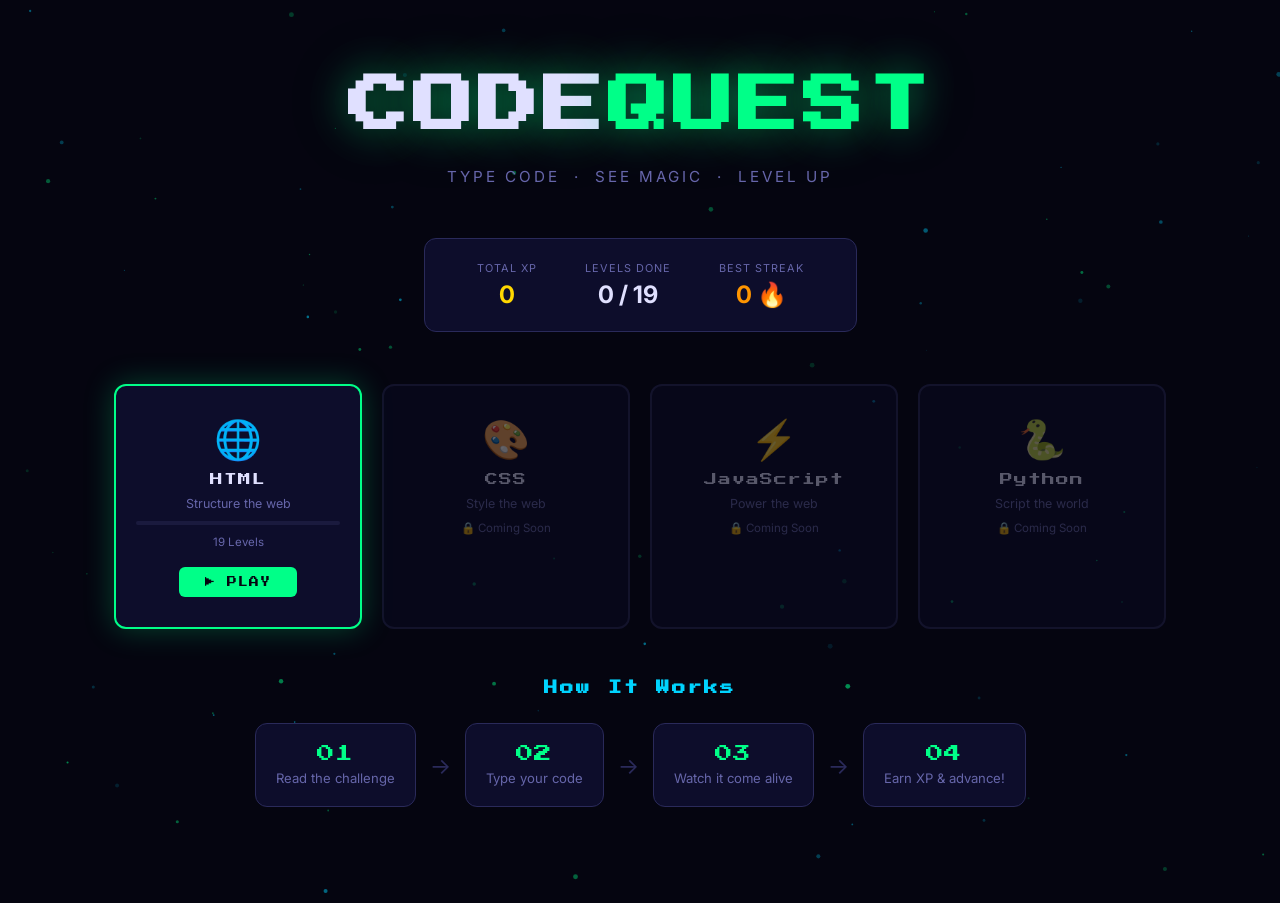
<file: index.html>
<!DOCTYPE html>
<html lang="en">
<head>
  <meta charset="UTF-8">
  <meta name="viewport" content="width=device-width, initial-scale=1.0">
  <title>CodeQuest — Learn to Code by Playing</title>
  <link rel="preconnect" href="https://fonts.googleapis.com">
  <link rel="preconnect" href="https://fonts.gstatic.com" crossorigin>
  <link href="https://fonts.googleapis.com/css2?family=Press+Start+2P&family=Fira+Code:wght@400;500;600&family=Inter:wght@400;500;600;700&display=swap" rel="stylesheet">
  <link rel="stylesheet" href="css/style.css">
</head>
<body class="menu-page">

  <canvas id="bg-canvas"></canvas>

  <main class="menu-main">

    <div class="title-section">
      <h1 class="game-title">CODE<span class="title-accent">QUEST</span></h1>
      <p class="game-subtitle">Type code &nbsp;·&nbsp; See magic &nbsp;·&nbsp; Level up</p>
    </div>

    <div class="stats-bar">
      <div class="stat">
        <span class="stat-label">Total XP</span>
        <span class="stat-value gold" id="total-xp">0</span>
      </div>
      <div class="stat">
        <span class="stat-label">Levels Done</span>
        <span class="stat-value" id="levels-done">0 / 19</span>
      </div>
      <div class="stat">
        <span class="stat-label">Best Streak</span>
        <span class="stat-value accent" id="best-streak">0 🔥</span>
      </div>
    </div>

    <div class="language-grid">

      <div class="lang-card active" onclick="startGame('html')">
        <div class="lang-icon">🌐</div>
        <div class="lang-name">HTML</div>
        <div class="lang-desc">Structure the web</div>
        <div class="lang-progress">
          <div class="progress-bar" id="html-bar" style="width:0%"></div>
        </div>
        <div class="lang-levels">19 Levels</div>
        <div class="play-btn">▶ PLAY</div>
      </div>

      <div class="lang-card locked">
        <div class="lang-icon">🎨</div>
        <div class="lang-name">CSS</div>
        <div class="lang-desc">Style the web</div>
        <div class="lang-levels locked-text">🔒 Coming Soon</div>
      </div>

      <div class="lang-card locked">
        <div class="lang-icon">⚡</div>
        <div class="lang-name">JavaScript</div>
        <div class="lang-desc">Power the web</div>
        <div class="lang-levels locked-text">🔒 Coming Soon</div>
      </div>

      <div class="lang-card locked">
        <div class="lang-icon">🐍</div>
        <div class="lang-name">Python</div>
        <div class="lang-desc">Script the world</div>
        <div class="lang-levels locked-text">🔒 Coming Soon</div>
      </div>

    </div>

    <div class="how-it-works">
      <h2 class="section-title">How It Works</h2>
      <div class="steps">
        <div class="step">
          <div class="step-num">01</div>
          <div class="step-text">Read the challenge</div>
        </div>
        <div class="step-arrow">→</div>
        <div class="step">
          <div class="step-num">02</div>
          <div class="step-text">Type your code</div>
        </div>
        <div class="step-arrow">→</div>
        <div class="step">
          <div class="step-num">03</div>
          <div class="step-text">Watch it come alive</div>
        </div>
        <div class="step-arrow">→</div>
        <div class="step">
          <div class="step-num">04</div>
          <div class="step-text">Earn XP &amp; advance!</div>
        </div>
      </div>
    </div>

  </main>

  <script>
    function loadStats() {
      const data = JSON.parse(localStorage.getItem('codequest') || '{}');
      document.getElementById('total-xp').textContent = (data.totalXP || 0).toLocaleString();
      const completed = (data.completed || []).length;
      document.getElementById('levels-done').textContent = completed + ' / 19';
      document.getElementById('best-streak').textContent = (data.bestStreak || 0) + ' 🔥';
      document.getElementById('html-bar').style.width = ((completed / 19) * 100) + '%';
    }

    function startGame(lang) {
      window.location.href = 'game.html?lang=' + lang;
    }

    // Particle background
    const canvas = document.getElementById('bg-canvas');
    const ctx = canvas.getContext('2d');
    function resizeCanvas() {
      canvas.width = window.innerWidth;
      canvas.height = window.innerHeight;
    }
    resizeCanvas();
    window.addEventListener('resize', resizeCanvas);

    const particles = Array.from({ length: 90 }, () => ({
      x: Math.random() * canvas.width,
      y: Math.random() * canvas.height,
      size: Math.random() * 2 + 0.5,
      speedX: (Math.random() - 0.5) * 0.4,
      speedY: -(Math.random() * 0.5 + 0.15),
      opacity: Math.random() * 0.45 + 0.1,
      color: Math.random() > 0.5 ? '#00ff88' : '#00d4ff'
    }));

    function animateBg() {
      ctx.clearRect(0, 0, canvas.width, canvas.height);
      particles.forEach(p => {
        p.x += p.speedX;
        p.y += p.speedY;
        if (p.y < -5) { p.y = canvas.height + 5; p.x = Math.random() * canvas.width; }
        ctx.beginPath();
        ctx.arc(p.x, p.y, p.size, 0, Math.PI * 2);
        ctx.fillStyle = p.color;
        ctx.globalAlpha = p.opacity;
        ctx.fill();
      });
      ctx.globalAlpha = 1;
      requestAnimationFrame(animateBg);
    }
    animateBg();

    loadStats();
  </script>

</body>
</html>
</file>
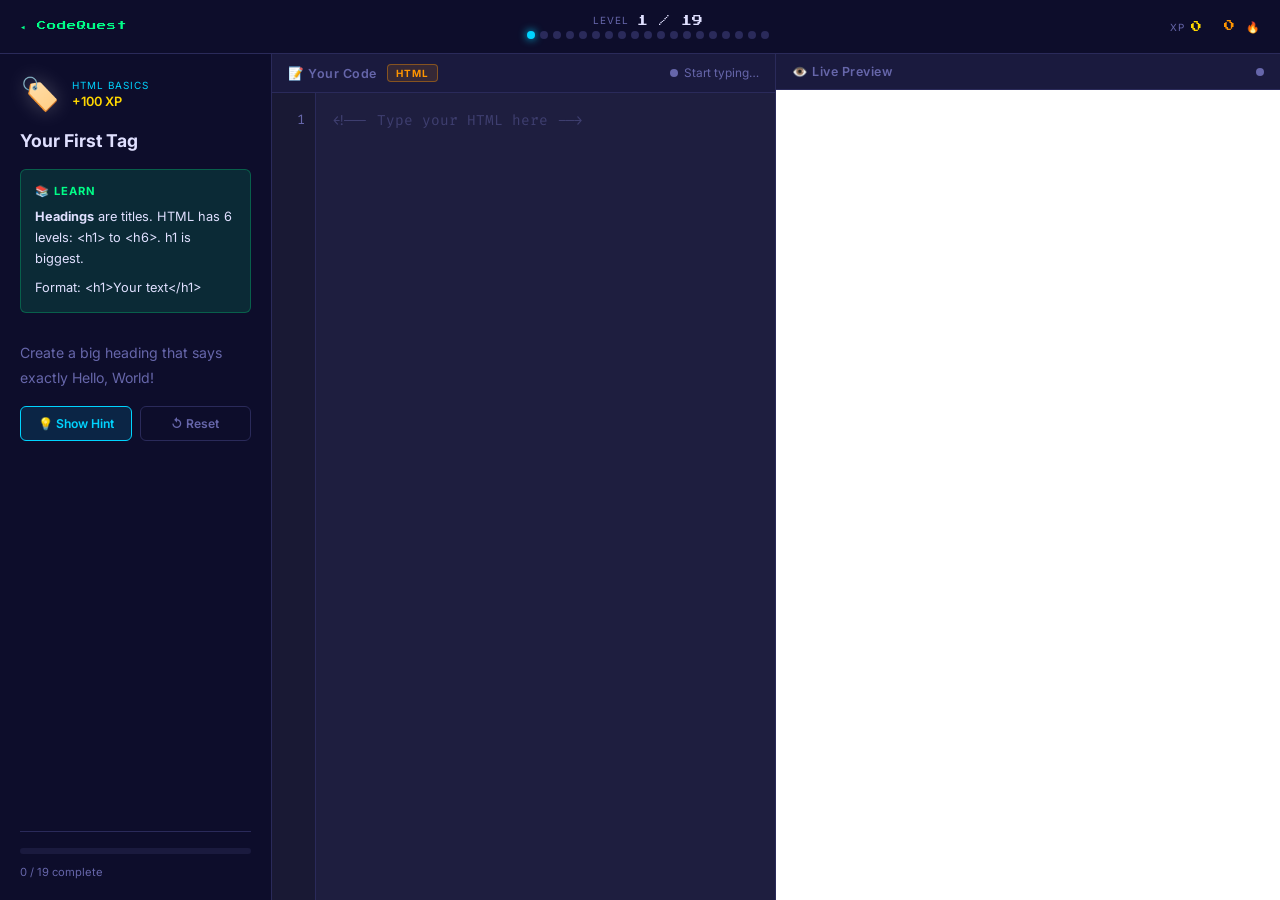
<file: game.html>
<!DOCTYPE html>
<html lang="en">
<head>
  <meta charset="UTF-8">
  <meta name="viewport" content="width=device-width, initial-scale=1.0">
  <title>CodeQuest — Play</title>
  <link rel="preconnect" href="https://fonts.googleapis.com">
  <link rel="preconnect" href="https://fonts.gstatic.com" crossorigin>
  <link href="https://fonts.googleapis.com/css2?family=Press+Start+2P&family=Fira+Code:wght@400;500;600&family=Inter:wght@400;500;600;700&display=swap" rel="stylesheet">
  <link rel="stylesheet" href="css/style.css">
</head>
<body class="game-page">

  <!-- ══ HUD ══ -->
  <header class="hud">
    <a class="hud-logo" href="index.html">◂ CodeQuest</a>

    <div class="hud-center">
      <div class="hud-level-info">
        <span class="hud-label">Level</span>
        <span class="hud-value" id="hud-level">1 / 10</span>
      </div>
      <div class="level-dots" id="level-dots"></div>
    </div>

    <div class="hud-right">
      <div class="hud-stat">
        <span class="hud-label">XP</span>
        <span class="hud-value gold" id="hud-xp">0</span>
      </div>
      <div class="hud-stat">
        <span class="hud-value accent" id="hud-streak">0 🔥</span>
      </div>
    </div>
  </header>

  <!-- ══ GAME AREA ══ -->
  <main class="game-area">

    <!-- Challenge panel -->
    <aside class="challenge-panel">
      <div class="challenge-header">
        <span class="challenge-badge" id="challenge-badge">🏷️</span>
        <div class="challenge-meta">
          <span class="challenge-chapter" id="challenge-chapter">HTML Basics</span>
          <span class="challenge-xp" id="challenge-xp">+100 XP</span>
        </div>
      </div>

      <h2 class="challenge-title" id="challenge-title">Loading…</h2>

      <!-- Lesson panel -->
      <div class="lesson-box" id="lesson-box">
        <div class="lesson-title">📚 Learn</div>
        <div class="lesson-content" id="lesson-content"></div>
      </div>

      <p class="challenge-desc" id="challenge-desc"></p>

      <div class="challenge-actions">
        <button class="btn-hint" id="btn-hint" onclick="showSmallHint()">💡 Show Hint</button>
        <button class="btn-reset" onclick="resetCode()">↺ Reset</button>
      </div>

      <div class="hint-box small-hint" id="small-hint-box" style="display:none">
        <span id="small-hint-text"></span>
      </div>

      <div class="hint-box full-hint" id="full-hint-box" style="display:none">
        <div class="hint-warning">⚠️ Full hint shown — failing this level!</div>
        <code id="full-hint-text"></code>
      </div>

      <div class="challenge-progress">
        <div class="cp-bar">
          <div class="cp-fill" id="cp-fill" style="width:0%"></div>
        </div>
        <span class="cp-label" id="cp-label">0 / 19 complete</span>
      </div>
    </aside>

    <!-- Editor panel -->
    <section class="editor-panel">
      <div class="panel-header">
        <span class="panel-title">📝 Your Code</span>
        <span class="editor-lang-badge">HTML</span>
        <div class="editor-status">
          <span class="status-dot waiting" id="status-dot"></span>
          <span id="status-text">Start typing…</span>
        </div>
      </div>
      <div class="editor-wrapper">
        <div class="line-numbers" id="line-numbers">1</div>
        <textarea
          id="code-editor"
          class="code-editor"
          placeholder="&lt;!-- Type your HTML here --&gt;"
          spellcheck="false"
          autocomplete="off"
          autocorrect="off"
          autocapitalize="off"
        ></textarea>
      </div>
    </section>

    <!-- Preview panel -->
    <section class="preview-panel">
      <div class="panel-header">
        <span class="panel-title">👁️ Live Preview</span>
        <div class="preview-pulse" id="preview-pulse"></div>
      </div>
      <div class="preview-wrapper">
        <iframe
          id="preview-frame"
          title="Code Preview"
        ></iframe>
      </div>
    </section>

  </main>

  <!-- ══ LEVEL COMPLETE OVERLAY ══ -->
  <div class="win-overlay" id="win-overlay" style="display:none">
    <div class="win-card">
      <canvas id="confetti-canvas"></canvas>
      <div class="win-badge-anim" id="win-badge">🎉</div>
      <h2 class="win-title">LEVEL COMPLETE!</h2>
      <div class="win-stars" id="win-stars">⭐⭐⭐</div>
      <div class="win-xp-gain" id="win-xp-gain">+100 XP</div>
      <p class="win-message" id="win-message">Nice work!</p>
      <button class="btn-next" id="btn-next" onclick="nextLevel()">Next Level ▶</button>
    </div>
  </div>

  <!-- ══ ALL COMPLETE OVERLAY ══ -->
  <div class="win-overlay" id="complete-overlay" style="display:none">
    <div class="win-card">
      <div class="win-badge-anim">👑</div>
      <h2 class="win-title">YOU BEAT HTML!</h2>
      <div class="win-stars">⭐⭐⭐</div>
      <div class="win-xp-gain" id="final-xp">Total XP: 0</div>
      <p class="win-message">You're an HTML champion!<br>More languages coming soon…</p>
      <a class="btn-next" href="index.html">Back to Menu</a>
    </div>
  </div>

  <script src="js/levels.js"></script>
  <script src="js/game.js"></script>

</body>
</html>
</file>
<file: css/style.css>
/* ══════════════════════════════════════════
   CodeQuest — Game Stylesheet
   ══════════════════════════════════════════ */

/* ── Variables ─────────────────────────── */
:root {
  --bg:            #050510;
  --surface:       #0d0d2b;
  --surface2:      #1a1a3e;
  --border:        #2a2a5a;
  --primary:       #00ff88;
  --primary-dim:   rgba(0, 255, 136, 0.12);
  --secondary:     #00d4ff;
  --secondary-dim: rgba(0, 212, 255, 0.12);
  --accent:        #ff9500;
  --danger:        #ff4757;
  --gold:          #ffd700;
  --text:          #e0e0ff;
  --text-dim:      #6666aa;
  --editor-bg:     #1e1e3f;

  --font-ui:   'Inter', sans-serif;
  --font-code: 'Fira Code', monospace;
  --font-game: 'Press Start 2P', monospace;

  --radius:    12px;
  --radius-sm: 6px;

  --glow-green: 0 0 30px rgba(0, 255, 136, 0.25);
  --glow-cyan:  0 0 30px rgba(0, 212, 255, 0.25);
  --transition: all 0.2s ease;
}

/* ── Reset & Base ───────────────────────── */
*, *::before, *::after { box-sizing: border-box; margin: 0; padding: 0; }
html { font-size: 16px; }
body {
  background: var(--bg);
  color: var(--text);
  font-family: var(--font-ui);
  min-height: 100vh;
  overflow-x: hidden;
}
a { color: inherit; text-decoration: none; }
button { cursor: pointer; border: none; outline: none; font-family: var(--font-ui); }


/* ══════════════════════════════════════════
   MENU PAGE
   ══════════════════════════════════════════ */

#bg-canvas {
  position: fixed;
  inset: 0;
  pointer-events: none;
  z-index: 0;
}

.menu-main {
  position: relative;
  z-index: 1;
  max-width: 1100px;
  margin: 0 auto;
  padding: 64px 24px 96px;
  display: flex;
  flex-direction: column;
  align-items: center;
  gap: 52px;
}

/* Title */
.title-section { text-align: center; }

.game-title {
  font-family: var(--font-game);
  font-size: clamp(1.8rem, 5.5vw, 3.8rem);
  letter-spacing: 4px;
  color: var(--text);
  text-shadow:
    0 0 40px rgba(0, 255, 136, 0.45),
    0 0 80px rgba(0, 255, 136, 0.15);
  line-height: 1.4;
}
.title-accent { color: var(--primary); }

.game-subtitle {
  margin-top: 18px;
  font-size: 0.95rem;
  color: var(--text-dim);
  letter-spacing: 3px;
  text-transform: uppercase;
}

/* Stats bar */
.stats-bar {
  display: flex;
  gap: 48px;
  padding: 22px 52px;
  background: var(--surface);
  border: 1px solid var(--border);
  border-radius: var(--radius);
}
.stat {
  display: flex;
  flex-direction: column;
  align-items: center;
  gap: 5px;
}
.stat-label {
  font-size: 0.68rem;
  color: var(--text-dim);
  text-transform: uppercase;
  letter-spacing: 1px;
}
.stat-value      { font-size: 1.5rem; font-weight: 700; color: var(--text); }
.stat-value.gold   { color: var(--gold); }
.stat-value.accent { color: var(--accent); }

/* Language grid */
.language-grid {
  display: grid;
  grid-template-columns: repeat(4, 1fr);
  gap: 20px;
  width: 100%;
}

.lang-card {
  background: var(--surface);
  border: 2px solid var(--border);
  border-radius: var(--radius);
  padding: 30px 20px;
  display: flex;
  flex-direction: column;
  align-items: center;
  gap: 10px;
  transition: var(--transition);
  text-align: center;
}
.lang-card.active {
  border-color: var(--primary);
  box-shadow: var(--glow-green);
  cursor: pointer;
}
.lang-card.active:hover {
  transform: translateY(-5px);
  box-shadow: 0 0 55px rgba(0, 255, 136, 0.38);
}
.lang-card.locked { opacity: 0.38; cursor: not-allowed; }

.lang-icon  { font-size: 2.4rem; }
.lang-name  { font-family: var(--font-game); font-size: 0.8rem; color: var(--text); letter-spacing: 1px; }
.lang-desc  { font-size: 0.78rem; color: var(--text-dim); }
.lang-levels { font-size: 0.72rem; color: var(--text-dim); }
.locked-text { color: var(--text-dim); }

.lang-progress {
  width: 100%;
  height: 4px;
  background: var(--surface2);
  border-radius: 2px;
  overflow: hidden;
}
.progress-bar {
  height: 100%;
  background: linear-gradient(to right, var(--primary), var(--secondary));
  border-radius: 2px;
  transition: width 0.6s ease;
}

.play-btn {
  margin-top: 8px;
  padding: 10px 26px;
  background: var(--primary);
  color: #050510;
  font-family: var(--font-game);
  font-size: 0.62rem;
  border-radius: var(--radius-sm);
  letter-spacing: 1px;
  transition: var(--transition);
}
.lang-card.active:hover .play-btn {
  background: #00ff99;
  transform: scale(1.05);
}

/* How it works */
.how-it-works { width: 100%; text-align: center; }
.section-title {
  font-family: var(--font-game);
  font-size: 0.85rem;
  color: var(--secondary);
  letter-spacing: 2px;
  margin-bottom: 28px;
}
.steps {
  display: flex;
  align-items: center;
  justify-content: center;
  gap: 14px;
  flex-wrap: wrap;
}
.step {
  display: flex;
  flex-direction: column;
  align-items: center;
  gap: 8px;
  padding: 20px;
  background: var(--surface);
  border: 1px solid var(--border);
  border-radius: var(--radius);
  min-width: 136px;
}
.step-num  { font-family: var(--font-game); font-size: 1.1rem; color: var(--primary); }
.step-text { font-size: 0.82rem; color: var(--text-dim); }
.step-arrow { font-size: 1.4rem; color: var(--border); }


/* ══════════════════════════════════════════
   GAME PAGE
   ══════════════════════════════════════════ */

.game-page {
  display: flex;
  flex-direction: column;
  height: 100vh;
  overflow: hidden;
}

/* HUD */
.hud {
  display: flex;
  align-items: center;
  justify-content: space-between;
  padding: 0 20px;
  height: 54px;
  background: var(--surface);
  border-bottom: 1px solid var(--border);
  flex-shrink: 0;
  z-index: 10;
}
.hud-logo {
  font-family: var(--font-game);
  font-size: 0.58rem;
  color: var(--primary);
  letter-spacing: 1px;
  transition: var(--transition);
}
.hud-logo:hover { opacity: 0.65; }

.hud-center {
  display: flex;
  flex-direction: column;
  align-items: center;
  gap: 5px;
}
.hud-level-info {
  display: flex;
  align-items: center;
  gap: 8px;
}
.hud-label { font-size: 0.62rem; color: var(--text-dim); text-transform: uppercase; letter-spacing: 1px; }
.hud-value      { font-family: var(--font-game); font-size: 0.68rem; color: var(--text); }
.hud-value.gold   { color: var(--gold); }
.hud-value.accent { color: var(--accent); }

.level-dots { display: flex; gap: 5px; }
.level-dot {
  width: 8px;
  height: 8px;
  border-radius: 50%;
  background: var(--border);
  transition: var(--transition);
}
.level-dot.done   { background: var(--primary); }
.level-dot.active { background: var(--secondary); box-shadow: 0 0 8px var(--secondary); }

.hud-right { display: flex; align-items: center; gap: 22px; }
.hud-stat  { display: flex; align-items: center; gap: 6px; }

/* Game area — 3 columns */
.game-area {
  display: grid;
  grid-template-columns: 272px 1fr 1fr;
  flex: 1;
  overflow: hidden;
}

/* ── Challenge panel ─────────────────────── */
.challenge-panel {
  background: var(--surface);
  border-right: 1px solid var(--border);
  padding: 20px;
  display: flex;
  flex-direction: column;
  gap: 16px;
  overflow-y: auto;
}

.challenge-header { display: flex; align-items: center; gap: 12px; }
.challenge-badge  { font-size: 2rem; filter: drop-shadow(0 0 10px rgba(255,255,255,0.25)); }
.challenge-meta   { display: flex; flex-direction: column; gap: 3px; }
.challenge-chapter {
  font-size: 0.62rem;
  color: var(--secondary);
  text-transform: uppercase;
  letter-spacing: 1px;
}
.challenge-xp { font-size: 0.8rem; color: var(--gold); font-weight: 600; }

.challenge-title { font-size: 1.1rem; font-weight: 700; color: var(--text); line-height: 1.35; }
.challenge-desc  { font-size: 0.88rem; color: var(--text-dim); line-height: 1.75; }

.lesson-box {
  padding: 14px;
  background: var(--primary-dim);
  border: 1px solid rgba(0, 255, 136, 0.25);
  border-radius: var(--radius-sm);
  margin-bottom: 12px;
}
.lesson-title {
  font-size: 0.7rem;
  color: var(--primary);
  text-transform: uppercase;
  letter-spacing: 1px;
  font-weight: 700;
  margin-bottom: 8px;
}
.lesson-content {
  font-size: 0.8rem;
  color: var(--text);
  line-height: 1.65;
}
.lesson-content p { margin-bottom: 8px; }
.lesson-content p:last-child { margin-bottom: 0; }

.challenge-tip {
  display: flex;
  gap: 9px;
  padding: 12px;
  background: var(--primary-dim);
  border: 1px solid rgba(0, 255, 136, 0.18);
  border-radius: var(--radius-sm);
  font-size: 0.8rem;
  color: var(--text);
  line-height: 1.55;
}
.tip-icon { flex-shrink: 0; }

.challenge-tip {
  display: flex;
  gap: 9px;
  padding: 12px;
  background: var(--primary-dim);
  border: 1px solid rgba(0, 255, 136, 0.18);
  border-radius: var(--radius-sm);
  font-size: 0.8rem;
  color: var(--text);
  line-height: 1.55;
}
.tip-icon { flex-shrink: 0; }

.challenge-actions { display: flex; gap: 8px; }
.btn-hint, .btn-reset {
  flex: 1;
  padding: 9px 8px;
  border-radius: var(--radius-sm);
  font-size: 0.76rem;
  font-weight: 600;
  transition: var(--transition);
}
.btn-hint {
  background: var(--secondary-dim);
  border: 1px solid var(--secondary);
  color: var(--secondary);
}
.btn-hint:hover { background: rgba(0, 212, 255, 0.22); }
.btn-reset {
  background: transparent;
  border: 1px solid var(--border);
  color: var(--text-dim);
}
.btn-reset:hover { border-color: var(--text-dim); color: var(--text); }

.hint-box {
  padding: 12px;
  background: var(--editor-bg);
  border: 1px solid var(--secondary);
  border-radius: var(--radius-sm);
  animation: fadeIn 0.3s ease;
}
.hint-box code {
  font-family: var(--font-code);
  font-size: 0.84rem;
  color: var(--secondary);
  white-space: pre-wrap;
  word-wrap: break-word;
  overflow-x: auto;
}

.hint-box.small-hint {
  border-color: var(--secondary);
  background: var(--secondary-dim);
  color: var(--text);
  font-size: 0.85rem;
}

.hint-box.full-hint {
  border-color: var(--danger);
  background: rgba(255, 71, 87, 0.12);
}
.hint-warning {
  color: var(--danger);
  font-size: 0.75rem;
  font-weight: 700;
  margin-bottom: 8px;
  text-transform: uppercase;
  letter-spacing: 0.5px;
}

.challenge-progress {
  margin-top: auto;
  padding-top: 16px;
  border-top: 1px solid var(--border);
}
.cp-bar {
  height: 6px;
  background: var(--surface2);
  border-radius: 3px;
  overflow: hidden;
  margin-bottom: 6px;
}
.cp-fill {
  height: 100%;
  background: linear-gradient(to right, var(--primary), var(--secondary));
  border-radius: 3px;
  transition: width 0.55s ease;
}
.cp-label { font-size: 0.7rem; color: var(--text-dim); }

/* ── Panel shared header ───────────────── */
.panel-header {
  display: flex;
  align-items: center;
  gap: 10px;
  padding: 10px 16px;
  background: var(--surface2);
  border-bottom: 1px solid var(--border);
  flex-shrink: 0;
}
.panel-title { font-size: 0.78rem; font-weight: 600; color: var(--text-dim); letter-spacing: 0.5px; }

/* ── Editor panel ──────────────────────── */
.editor-panel {
  display: flex;
  flex-direction: column;
  border-right: 1px solid var(--border);
  overflow: hidden;
}

.editor-lang-badge {
  padding: 2px 8px;
  background: rgba(255, 149, 0, 0.12);
  border: 1px solid rgba(255, 149, 0, 0.4);
  border-radius: 4px;
  font-size: 0.62rem;
  font-weight: 700;
  color: var(--accent);
  letter-spacing: 1px;
}

.editor-status {
  margin-left: auto;
  display: flex;
  align-items: center;
  gap: 6px;
  font-size: 0.74rem;
  color: var(--text-dim);
}
.status-dot {
  width: 8px;
  height: 8px;
  border-radius: 50%;
  background: var(--text-dim);
  transition: background 0.2s, box-shadow 0.2s;
}
.status-dot.waiting { background: var(--text-dim); }
.status-dot.typing  { background: var(--accent); }
.status-dot.correct {
  background: var(--primary);
  box-shadow: 0 0 8px var(--primary);
  animation: pulse-dot 0.9s infinite;
}
.status-dot.wrong { background: var(--danger); }

@keyframes pulse-dot {
  0%, 100% { opacity: 1; }
  50%       { opacity: 0.35; }
}

.editor-wrapper {
  display: flex;
  flex: 1;
  overflow: hidden;
  background: var(--editor-bg);
}

.line-numbers {
  padding: 16px 10px 16px 12px;
  font-family: var(--font-code);
  font-size: 0.85rem;
  line-height: 1.6;
  color: var(--text-dim);
  text-align: right;
  user-select: none;
  background: rgba(0, 0, 0, 0.18);
  border-right: 1px solid var(--border);
  white-space: pre;
  flex-shrink: 0;
  min-width: 44px;
  overflow: hidden;
}

.code-editor {
  flex: 1;
  background: transparent;
  border: none;
  outline: none;
  resize: none;
  padding: 16px;
  font-family: var(--font-code);
  font-size: 0.9rem;
  line-height: 1.6;
  color: #c9d1d9;
  caret-color: var(--primary);
  overflow-y: auto;
  tab-size: 2;
}
.code-editor::placeholder { color: var(--text-dim); opacity: 0.45; }

/* ── Preview panel ─────────────────────── */
.preview-panel {
  display: flex;
  flex-direction: column;
  overflow: hidden;
}

.preview-pulse {
  width: 8px;
  height: 8px;
  border-radius: 50%;
  background: var(--text-dim);
  margin-left: auto;
  transition: var(--transition);
}
.preview-pulse.active {
  background: var(--primary);
  box-shadow: 0 0 8px var(--primary);
  animation: pulse-dot 0.45s ease;
}

.preview-wrapper {
  flex: 1;
  overflow: hidden;
  background: #fff;
}
#preview-frame {
  width: 100%;
  height: 100%;
  border: none;
}


/* ══════════════════════════════════════════
   WIN / COMPLETE OVERLAY
   ══════════════════════════════════════════ */

.win-overlay {
  position: fixed;
  inset: 0;
  background: rgba(5, 5, 16, 0.82);
  backdrop-filter: blur(14px);
  display: flex;
  align-items: center;
  justify-content: center;
  z-index: 1000;
  animation: fadeIn 0.3s ease;
}

.win-card {
  position: relative;
  background: var(--surface);
  border: 2px solid var(--primary);
  border-radius: 20px;
  padding: 48px 56px;
  text-align: center;
  box-shadow: var(--glow-green), 0 24px 64px rgba(0, 0, 0, 0.55);
  max-width: 480px;
  width: 90%;
  overflow: hidden;
  display: flex;
  flex-direction: column;
  align-items: center;
  gap: 12px;
}

#confetti-canvas {
  position: absolute;
  inset: 0;
  width: 100%;
  height: 100%;
  pointer-events: none;
}

.win-badge-anim {
  font-size: 3.8rem;
  animation: bounceIn 0.55s cubic-bezier(0.175, 0.885, 0.32, 1.275);
  position: relative;
  z-index: 1;
}
.win-title {
  font-family: var(--font-game);
  font-size: clamp(0.85rem, 2.4vw, 1.25rem);
  color: var(--primary);
  letter-spacing: 2px;
  text-shadow: var(--glow-green);
  position: relative; z-index: 1;
  animation: fadeInUp 0.4s 0.15s both;
}
.win-stars {
  font-size: 2rem;
  letter-spacing: 8px;
  position: relative; z-index: 1;
  animation: fadeInUp 0.4s 0.25s both;
}
.win-xp-gain {
  font-family: var(--font-game);
  font-size: 1.05rem;
  color: var(--gold);
  text-shadow: 0 0 20px rgba(255, 215, 0, 0.5);
  position: relative; z-index: 1;
  animation: fadeInUp 0.4s 0.35s both;
}
.win-message {
  font-size: 0.92rem;
  color: var(--text-dim);
  line-height: 1.6;
  position: relative; z-index: 1;
  animation: fadeInUp 0.4s 0.4s both;
}
.btn-next {
  display: inline-block;
  margin-top: 8px;
  padding: 14px 38px;
  background: var(--primary);
  color: #050510;
  font-family: var(--font-game);
  font-size: 0.68rem;
  border-radius: var(--radius-sm);
  letter-spacing: 1px;
  transition: var(--transition);
  position: relative; z-index: 1;
  animation: fadeInUp 0.4s 0.5s both;
}
.btn-next:hover {
  background: #00ff99;
  transform: scale(1.05);
  box-shadow: var(--glow-green);
}


/* ══════════════════════════════════════════
   ANIMATIONS
   ══════════════════════════════════════════ */

@keyframes fadeIn {
  from { opacity: 0; }
  to   { opacity: 1; }
}
@keyframes fadeInUp {
  from { opacity: 0; transform: translateY(18px); }
  to   { opacity: 1; transform: translateY(0); }
}
@keyframes bounceIn {
  from { transform: scale(0) rotate(-12deg); opacity: 0; }
  to   { transform: scale(1) rotate(0deg);   opacity: 1; }
}
@keyframes xpFloat {
  0%   { transform: translateY(0);    opacity: 1; }
  100% { transform: translateY(-64px); opacity: 0; }
}

.xp-float {
  position: fixed;
  font-family: var(--font-game);
  font-size: 0.75rem;
  color: var(--gold);
  pointer-events: none;
  animation: xpFloat 1.5s ease forwards;
  z-index: 999;
  text-shadow: 0 0 12px rgba(255, 215, 0, 0.55);
}


/* ══════════════════════════════════════════
   RESPONSIVE
   ══════════════════════════════════════════ */

@media (max-width: 960px) {
  .game-area {
    grid-template-columns: 1fr 1fr;
    grid-template-rows: auto 1fr;
  }
  .challenge-panel {
    grid-column: 1 / -1;
    border-right: none;
    border-bottom: 1px solid var(--border);
    max-height: 200px;
    overflow-y: auto;
  }
  .challenge-progress { display: none; }
}

@media (max-width: 620px) {
  .language-grid { grid-template-columns: 1fr 1fr; }
  .stats-bar     { gap: 20px; padding: 16px 24px; }
  .steps         { flex-direction: column; }
  .step-arrow    { transform: rotate(90deg); }
  .game-area {
    grid-template-columns: 1fr;
    grid-template-rows: auto 1fr 1fr;
  }
  .hud-logo { display: none; }
}
</file>
